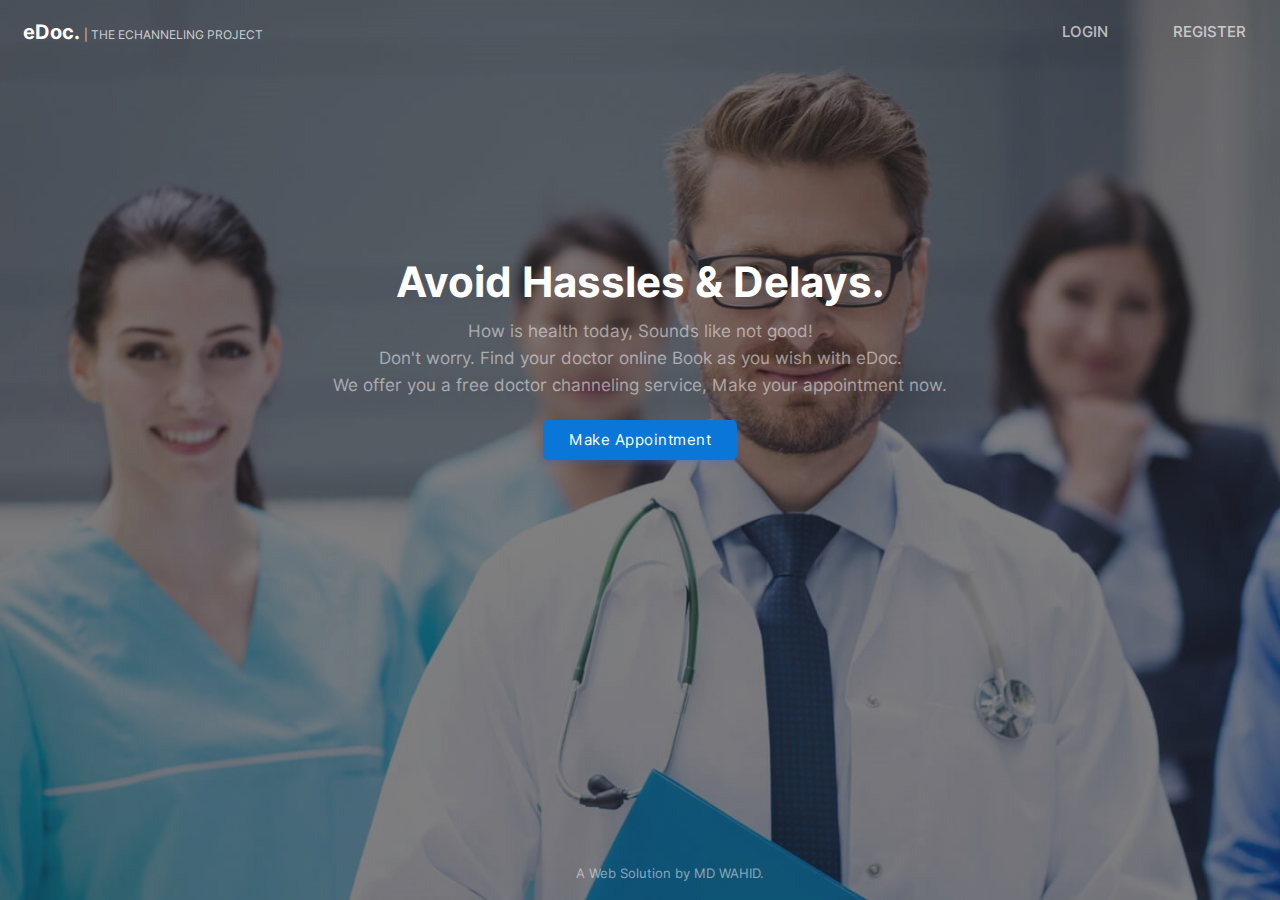
<file: index.html>
<!DOCTYPE html>
<html lang="en">
<head>
    <meta charset="UTF-8">
    <meta http-equiv="X-UA-Compatible" content="IE=edge">
    <meta name="viewport" content="width=device-width, initial-scale=1.0">
    <link rel="stylesheet" href="css/animations.css">  
    <link rel="stylesheet" href="css/main.css">  
    <link rel="stylesheet" href="css/index.css">
    <title>eDoc</title>
    <style>
        table{
            animation: transitionIn-Y-bottom 0.5s;
        }
    </style>
        
</head>
<body>
    
    <div class="full-height">
        <center>
        <table border="0">
            <tr>
                <td width="80%">
                    <font class="edoc-logo">eDoc. </font>
                    <font class="edoc-logo-sub">| THE ECHANNELING PROJECT</font>
                </td>
                <td width="10%">
                   <a href="login.php"  class="non-style-link"><p class="nav-item">LOGIN</p></a>
                </td>
                <td  width="10%">
                    <a href="signup.php" class="non-style-link"><p class="nav-item" style="padding-right: 10px;">REGISTER</p></a>
                </td>
            </tr>
            
            <tr>
                <td  colspan="3">
                    <p class="heading-text">Avoid Hassles & Delays.</p>

                </td>
            </tr>
            <tr>
                <td  colspan="3">
                    <p class="sub-text2">How is health today, Sounds like not good!<br>Don't worry. Find your doctor online Book as you wish with eDoc. <br>
                    We offer you a free doctor channeling service, Make your appointment now.</p>
                </td>
            </tr>
            <tr>
                
                <td colspan="3">
                    <center>
                    <a href="login.php" >
                        <input type="button" value="Make Appointment" class="login-btn btn-primary btn" style="padding-left: 25px;padding-right: 25px;padding-top: 10px;padding-bottom: 10px;">
                    </a>
                </center>
                </td>
                
            </tr>
            <tr>
                <td colspan="3">
                   
                </td>
            </tr>
        </table>
        <p class="sub-text2 footer-hashen">A Web Solution by MD WAHID.</p>
    </center>
    
    </div>
</body>
</html>
</file>
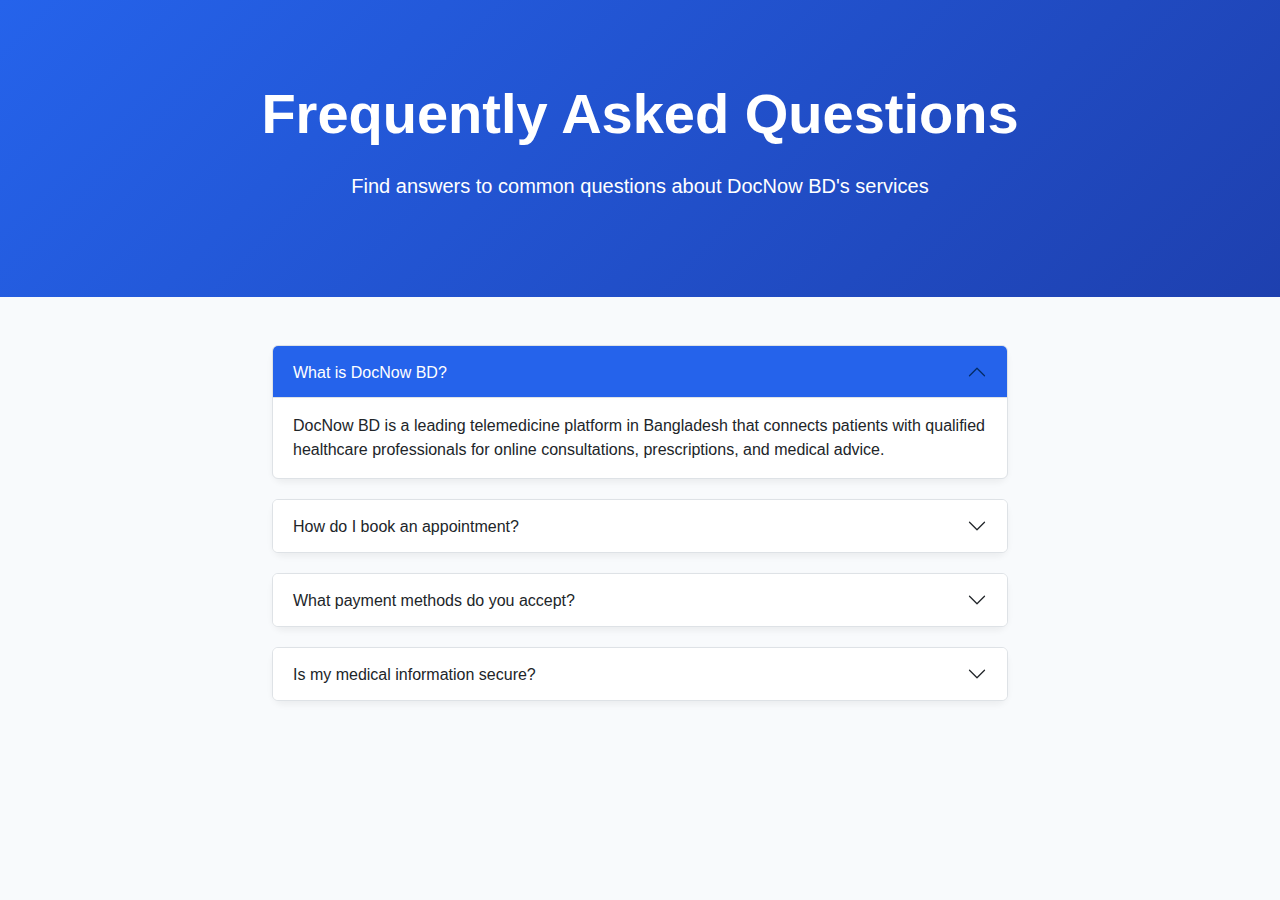
<file: faq.html>
<!DOCTYPE html>
<html lang="en">
<head>
    <meta charset="UTF-8">
    <meta name="viewport" content="width=device-width, initial-scale=1.0">
    <title>FAQ - DocNow BD</title>
    <link href="https://cdn.jsdelivr.net/npm/bootstrap@5.3.0/dist/css/bootstrap.min.css" rel="stylesheet">
    <style>
        :root {
            --primary-color: #2563eb;
            --secondary-color: #1e40af;
        }
        
        body {
            font-family: 'Inter', sans-serif;
            background-color: #f8fafc;
        }

        .hero-section {
            background: linear-gradient(135deg, var(--primary-color), var(--secondary-color));
            padding: 80px 0;
            color: white;
        }

        .faq-card {
            border: none;
            border-radius: 12px;
            box-shadow: 0 4px 6px rgba(0, 0, 0, 0.05);
            margin-bottom: 20px;
            transition: all 0.3s ease;
        }

        .faq-card:hover {
            transform: translateY(-2px);
            box-shadow: 0 6px 12px rgba(0, 0, 0, 0.1);
        }

        .accordion-button:not(.collapsed) {
            background-color: var(--primary-color);
            color: white;
        }

        .accordion-button:focus {
            box-shadow: none;
            border-color: var(--primary-color);
        }
    </style>
</head>
<body>
    <section class="hero-section text-center">
        <div class="container">
            <h1 class="display-4 fw-bold mb-4">Frequently Asked Questions</h1>
            <p class="lead">Find answers to common questions about DocNow BD's services</p>
        </div>
    </section>

    <div class="container py-5">
        <div class="row justify-content-center">
            <div class="col-lg-8">
                <div class="accordion" id="faqAccordion">
                    <div class="faq-card">
                        <div class="accordion-item">
                            <h2 class="accordion-header">
                                <button class="accordion-button" type="button" data-bs-toggle="collapse" data-bs-target="#faq1">
                                    What is DocNow BD?
                                </button>
                            </h2>
                            <div id="faq1" class="accordion-collapse collapse show" data-bs-parent="#faqAccordion">
                                <div class="accordion-body">
                                    DocNow BD is a leading telemedicine platform in Bangladesh that connects patients with qualified healthcare professionals for online consultations, prescriptions, and medical advice.
                                </div>
                            </div>
                        </div>
                    </div>

                    <div class="faq-card">
                        <div class="accordion-item">
                            <h2 class="accordion-header">
                                <button class="accordion-button collapsed" type="button" data-bs-toggle="collapse" data-bs-target="#faq2">
                                    How do I book an appointment?
                                </button>
                            </h2>
                            <div id="faq2" class="accordion-collapse collapse" data-bs-parent="#faqAccordion">
                                <div class="accordion-body">
                                    Booking an appointment is simple. Just create an account, choose your preferred doctor, select an available time slot, and complete the payment process.
                                </div>
                            </div>
                        </div>
                    </div>

                    <div class="faq-card">
                        <div class="accordion-item">
                            <h2 class="accordion-header">
                                <button class="accordion-button collapsed" type="button" data-bs-toggle="collapse" data-bs-target="#faq3">
                                    What payment methods do you accept?
                                </button>
                            </h2>
                            <div id="faq3" class="accordion-collapse collapse" data-bs-parent="#faqAccordion">
                                <div class="accordion-body">
                                    We accept various payment methods including credit/debit cards, mobile banking (bKash, Nagad), and bank transfers for your convenience.
                                </div>
                            </div>
                        </div>
                    </div>

                    <div class="faq-card">
                        <div class="accordion-item">
                            <h2 class="accordion-header">
                                <button class="accordion-button collapsed" type="button" data-bs-toggle="collapse" data-bs-target="#faq4">
                                    Is my medical information secure?
                                </button>
                            </h2>
                            <div id="faq4" class="accordion-collapse collapse" data-bs-parent="#faqAccordion">
                                <div class="accordion-body">
                                    Yes, we take your privacy seriously. All medical information is encrypted and stored securely following international healthcare data protection standards.
                                </div>
                            </div>
                        </div>
                    </div>
                </div>
            </div>
        </div>
    </div>

    <script src="https://cdn.jsdelivr.net/npm/bootstrap@5.3.0/dist/js/bootstrap.bundle.min.js"></script>
</body>
</html>
</file>
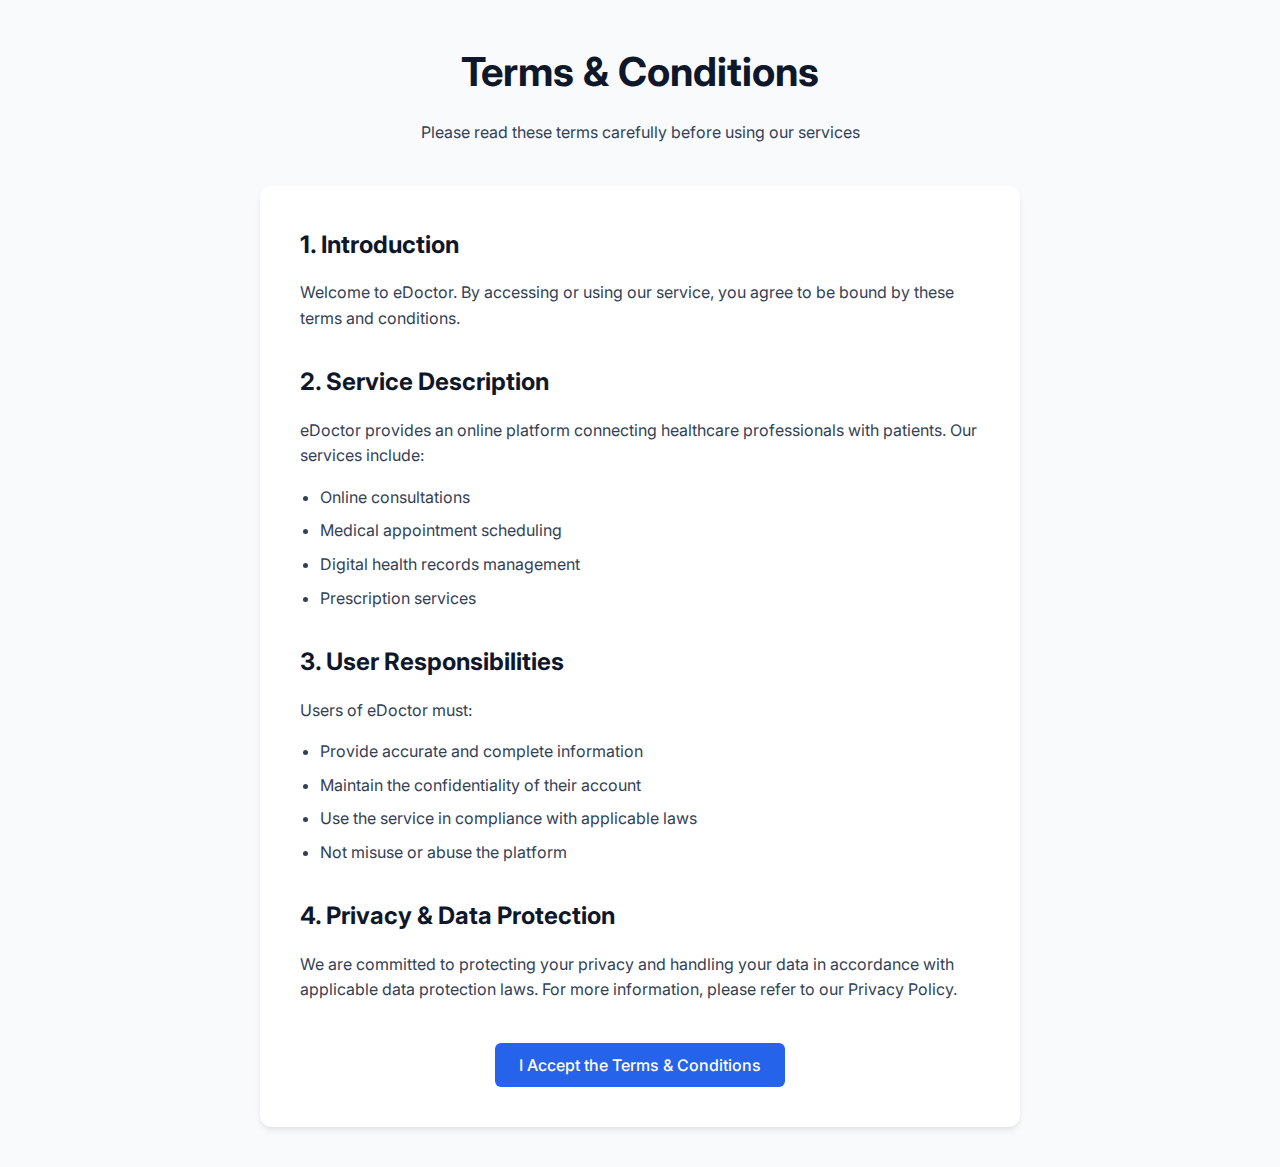
<file: terms.html>
<!DOCTYPE html>
<html lang="en">
<head>
    <meta charset="UTF-8">
    <meta name="viewport" content="width=device-width, initial-scale=1.0">
    <title>Terms & Conditions - eDoctor</title>
    <link href="https://fonts.googleapis.com/css2?family=Inter:wght@400;500;600&display=swap" rel="stylesheet">
    <style>
        * {
            margin: 0;
            padding: 0;
            box-sizing: border-box;
            font-family: 'Inter', sans-serif;
        }

        body {
            background-color: #f8fafc;
            color: #334155;
            line-height: 1.6;
        }

        .container {
            max-width: 800px;
            margin: 40px auto;
            padding: 0 20px;
        }

        .terms-header {
            text-align: center;
            margin-bottom: 40px;
        }

        .terms-header h1 {
            color: #0f172a;
            font-size: 2.5rem;
            margin-bottom: 16px;
        }

        .terms-content {
            background: white;
            padding: 40px;
            border-radius: 12px;
            box-shadow: 0 4px 6px -1px rgb(0 0 0 / 0.1);
        }

        .terms-section {
            margin-bottom: 32px;
        }

        .terms-section h2 {
            color: #0f172a;
            font-size: 1.5rem;
            margin-bottom: 16px;
        }

        .terms-section p {
            margin-bottom: 16px;
        }

        .terms-section ul {
            margin-left: 20px;
            margin-bottom: 16px;
        }

        .terms-section li {
            margin-bottom: 8px;
        }

        .accept-terms {
            text-align: center;
            margin-top: 40px;
        }

        .accept-button {
            background-color: #2563eb;
            color: white;
            padding: 12px 24px;
            border: none;
            border-radius: 6px;
            font-size: 1rem;
            font-weight: 500;
            cursor: pointer;
            transition: background-color 0.2s;
        }

        .accept-button:hover {
            background-color: #1d4ed8;
        }
    </style>
</head>
<body>
    <div class="container">
        <div class="terms-header">
            <h1>Terms & Conditions</h1>
            <p>Please read these terms carefully before using our services</p>
        </div>

        <div class="terms-content">
            <div class="terms-section">
                <h2>1. Introduction</h2>
                <p>Welcome to eDoctor. By accessing or using our service, you agree to be bound by these terms and conditions.</p>
            </div>

            <div class="terms-section">
                <h2>2. Service Description</h2>
                <p>eDoctor provides an online platform connecting healthcare professionals with patients. Our services include:</p>
                <ul>
                    <li>Online consultations</li>
                    <li>Medical appointment scheduling</li>
                    <li>Digital health records management</li>
                    <li>Prescription services</li>
                </ul>
            </div>

            <div class="terms-section">
                <h2>3. User Responsibilities</h2>
                <p>Users of eDoctor must:</p>
                <ul>
                    <li>Provide accurate and complete information</li>
                    <li>Maintain the confidentiality of their account</li>
                    <li>Use the service in compliance with applicable laws</li>
                    <li>Not misuse or abuse the platform</li>
                </ul>
            </div>

            <div class="terms-section">
                <h2>4. Privacy & Data Protection</h2>
                <p>We are committed to protecting your privacy and handling your data in accordance with applicable data protection laws. For more information, please refer to our Privacy Policy.</p>
            </div>

            <div class="accept-terms">
                <button class="accept-button">I Accept the Terms & Conditions</button>
            </div>
        </div>
    </div>
</body>
</html>
</file>
<file: css/animations.css>
/*These transition are from youtube*/

@keyframes transitionIn-X{
    from {
            opacity: 0;
            transform: translateX(-10px);

    }

    to {
            opacity: 1;
            transform: translateX(0);
    }
}
    


@keyframes transitionIn-Y-over{
    from {
            opacity: 0;
            transform: translateY(-10px);

    }

    to {
            opacity: 1;
            transform: translateY(0);
    }
}
    
@keyframes transitionIn-Y-bottom{
    from {
            opacity: 0;
            transform: translateY(30px);

    }

    to {
            opacity: 1;
            transform: translateY(0);
    }
}
    

/* Transition end */
</file>
<file: css/main.css>
@import url('font-inter.css');
:root {
  --primarycolor: #0A76D8;
  --primarycolorhover: #006dd3;
  --btnice:#D8EBFA;
  --btnnicetext:#1b62b3;
}

body{
    margin: 0;
    padding: 0;
    border-spacing: 0;
    font-family: 'Inter', sans-serif;
    
}

*, ::after, ::before{
    box-sizing: border-box;
}


/*------custom-scroll-bar - from w3schools.com------------------*/
/* width */
::-webkit-scrollbar {
    width: 5px;
  }
  
  /* Track */
  ::-webkit-scrollbar-track {
    background: #f1f1f1; 
  }
   
  /* Handle */
  ::-webkit-scrollbar-thumb {
    background: #888; 
    border-radius: 12px;
  }
  
  /* Handle on hover */
  ::-webkit-scrollbar-thumb:hover {
    background: #555; 
  }





.input-text{
    border-radius: 4px;
    border: 0.5px solid rgb(226, 226, 226);
    padding: 10px;
    width: 92%;
    transition: 0.2s;
    outline: none;
}

.input-text{
    border: 1px solid #e9ecef;
    font-size: 14px;
    line-height: 26px;
    background-color: #fff;
    display: block;
    width: 100%;
    padding: .375rem .75rem;
    font-weight: 300;
    line-height: 1.5;
    color: #212529;
    background-color: #fff;
    background-clip: padding-box;
    -webkit-appearance: none;
    -moz-appearance: none;
    appearance: none;
    border-radius: .25rem;
    transition: border-color .15s ease-in-out,box-shadow .15s ease-in-out;
}

.input-text:hover{
    background-color: rgb(250, 250, 250);
    transition: 0.2s;
    outline: none;
}

.input-text:focus{
    border: 1px solid rgb(10,118,216);
    transition: 0.2s;
}

.input-text::placeholder{
    font-family: 'Inter', sans-serif;
}



/* -----------Buttons---------------*/
.btn{
    cursor: pointer;
    padding: 8px 20px;
    outline: none;
    text-decoration: none;
    font-size: 15px;
    letter-spacing: 0.5px;
    transition: all 0.3s;
    border-radius: 5px;
    font-family: 'Inter', sans-serif;
}


.btn:hover{
    background-color: var(--primarycolorhover);
    box-shadow: none;
    transition: all 0.5s;
    font-family: 'Inter', sans-serif;

}


.btn-primary{
    background-color: var(--primarycolor) ;
    border: 1px solid var(--primarycolor) ;
    color: #fff ;
    box-shadow: 0 3px 5px 0 rgba(57,108,240,0.3);
}

.btn-primary-soft{
    background-color: #D8EBFA ;
    /*border: 1px solid rgba(57,108,240,0.1) ;*/    color: #1969AA;
    font-weight: 500;
    font-size: 16px;
    border: none;
    /*box-shadow: 0 3px 5px 0 rgba(57,108,240,0.3)*/
}


.btn-primary-soft:hover{
    background-color: var(--primarycolor) ;
    /*border: 1px solid rgba(57,108,240,0.1) ;*/
    color: #fff ;
    box-shadow: 0 3px 5px 0 rgba(57,108,240,0.3);
}


.btn-in-text{
    font-size: 15px;
    letter-spacing: 0.5px;
}

.non-style-link:link, .non-style-link:visited, .non-style-link:hover, .non-style-link:active{
    text-decoration: none;
    color: rgb(43, 43, 43);
}




.btn-label{
    margin-left: 10px;
    padding: 12px 12px;
    outline: none;
    text-decoration: none;
    font-size: 15px;
    letter-spacing: 0.5px;
    transition: all 0.3s;
    border-radius: 5px;
    background-color: #f0f0f073;
    border: 1px solid rgba(57,108,240,0.1) ;
    font-family: 'Inter', sans-serif;
}


.sub-table{
    border: 1px solid #ebebeb;
    border-radius: 8px;
    
}

.filter-container{
  width: 92.5%;
  border: 1px solid #ebebeb;
  border-radius: 8px;
  margin-bottom: 20px;
  border-spacing: 0;
  padding: 0;
}

.filter-container-items{
  margin-top: 7.5px;
  margin-left: 20px;


}
.table-headin{
    font-size: 16px;
    font-weight: 500;
    padding: 10px;
    border-bottom: 3px solid var(--primarycolor);
}

.abc{
  width: 100%;
  height: 550px;
  overflow: auto;
}





        
.overlay {
    position: fixed;
    top: 0;
    bottom: 0;
    left: 0;
    right: 0;
    background: rgba(0, 0, 0, 0.7);
    transition: opacity 500ms;
    opacity: 1;
  }
  .overlay:target {
    visibility: visible;
    opacity: 1;
    
  }
  
  .popup {
    margin: 70px auto;
    padding: 20px;
    background: #fff;
    border-radius: 5px;
    width: 50%;
    position: relative;
    transition: all 5s ease-in-out;
  }
  
  .popup h2 {
    margin-top: 0;
    color: #333;
  }
  .popup .close {
    position: absolute;
    top: 20px;
    right: 30px;
    transition: all 200ms;
    font-size: 30px;
    font-weight: bold;
    text-decoration: none;
    color: #333;
  }
  .popup .close:hover {
    color: var(--primarycolorhover);
  }
  .popup .content {
    max-height: 30%;
    overflow: auto;
  }
  
  @media screen and (max-width: 700px){
    .box{
      width: 70%;
    }
    .popup{
      width: 70%;
    }
  }


input[type=search] {
    background-image: url('../img/search.svg');
    background-position: 10px 50%;
    background-repeat: no-repeat;
    transition: 0.5s;
    padding: 8px 20px 8px 40px;
}

input[type=search]:focus {
    transition: 0.5s;
}

.box {
  width: 120px;
  height: 30px;
  border: 1px solid #e9ecef;
  font-size: 14px;
  color: #212529;
  background-color: #fff;
  line-height: 26px;
  font-weight: 300;
  border-radius: .25rem;
  padding: .375rem .75rem;
  line-height: 1.5;
  width: 100%;
  background-clip: padding-box;
  transition: border-color .15s ease-in-out,box-shadow .15s ease-in-out;
}



.btn-primary-gray{
  background-color: #fff;
  border: 2px solid #c9cbce9f;
  color: #212529d0;
  box-shadow: 0 3px 5px 0 rgba(95, 95, 97, 0.3);
}



.btn-primary-gray:hover{
  background-color: #5185ffa9;
  box-shadow: 0 3px 5px 0 rgba(95, 95, 97, 0.3);
}



.button-icon{
  
  background-position: 10px 50%;
  background-repeat: no-repeat;
  transition: 0.5s;
  padding: 8px 20px 8px 40px;
}



.menu-btn{
  padding:6px;
  color: #3b3b3b;
  background-position: 30% 50%;
  background-repeat: no-repeat;
  transition: 0.5s;
  
}

.menu-text{
  padding-left: 40%;
  font-weight: 500;
  font-size: 16px;
  
}


.menu-active{
  color: var(--primarycolor);
  border-right: 7px solid var(--primarycolor);
  background-color: var();
}

.menu-btn:hover{
  background-color: var(--btnice);
  color: var(--primarycolor);
}

.non-style-link-menu:link, .non-style-link-menu:visited,  .non-style-link-menu:active{
  text-decoration: none;
  color: #3b3b3b;
}
.non-style-link-menu:hover{
  text-decoration: none;
  color: var(--primarycolor);
}

.non-style-link-menu-active:link, .non-style-link-menu-active:visited,  .non-style-link-menu-active:active{
  text-decoration: none;
  color: var(--primarycolor);
}



.menu-icon-dashbord{
  background-image: url('../img/icons/dashboard.svg');
}


.menu-icon-doctor{
  background-image: url('../img/icons/doctors.svg');
}
.menu-icon-schedule{
  background-image: url('../img/icons/schedule.svg');
}
.menu-icon-appoinment{
  background-image: url('../img/icons/book.svg');
}
.menu-icon-patient{
  background-image: url('../img/icons/patients.svg');
}
.menu-icon-settings{
  background-image: url('../img/icons/settings.svg');
}

.menu-icon-session{
  background-image: url('../img/icons/session.svg');
}
.menu-icon-home{
  background-image: url('../img/icons/home.svg');
}



.menu-icon-dashbord:hover,.menu-icon-dashbord-active{
  color: var(--primarycolor);

  background-image: url('../img/icons/dashboard-hover.svg');
}


.menu-icon-doctor:hover,.menu-icon-doctor-active{
  color: var(--primarycolor);
  background-image: url('../img/icons/doctors-hover.svg');
}
.menu-icon-schedule:hover,.menu-icon-schedule-active{
  color: var(--primarycolor);
  
  background-image: url('../img/icons/schedule-hover.svg');
}
.menu-icon-appoinment:hover,.menu-icon-appoinment-active{
  color: var(--primarycolor);
  
  background-image: url('../img/icons/book-hover.svg');
}
.menu-icon-patient:hover,.menu-icon-patient-active{
  color: var(--primarycolor);
  
  background-image: url('../img/icons/patients-hover.svg');
}

.menu-icon-settings:hover,.menu-icon-settings-active{
  color: var(--primarycolor);
  
  background-image: url('../img/icons/settings-iceblue.svg');
}

.menu-icon-session:hover,.menu-icon-session-active{
  color: var(--primarycolor);
  
  background-image: url('../img/icons/session-iceblue.svg');
}
.menu-icon-home:hover,.menu-icon-home-active{
  color: var(--primarycolor);
  
  background-image: url('../img/icons/home-iceblue.svg');
}





.btn-icon-back{
  background-image: url('../img/icons/back-iceblue.svg');
  background-position: 18px 50%;
  background-repeat: no-repeat;
  transition: 0.5s;
  padding: 8px 20px 8px 40px;
}

.btn-icon-back:hover{
  background-image: url('../img/icons/back-white.svg');
}


.btn-edit{
  background-image: url('../img/icons/edit-iceblue.svg');
}
.btn-edit:hover{
  background-image: url('../img/icons/edit-white.svg');
}

.btn-view{
  background-image: url('../img/icons/view-iceblue.svg');
}
.btn-view:hover{
  background-image: url('../img/icons/view-white.svg');
}

.btn-delete{
  background-image: url('../img/icons/delete-iceblue.svg');
}
.btn-delete:hover{
  background-image: url('../img/icons/delete-white.svg');
}

.btn-filter{
  background-image: url('../img/icons/filter-iceblue.svg');
  background-position: 15px 50%;
}
.btn-filter:hover{
  background-image: url('../img/icons/filter-white.svg');
}




.dashboard-items{
  
  border: 2px solid #c9cbce9f;
  border-radius: 7px;
  color: var(--primarycolor);
  /*background-color: #d8ebfa25 ;*/
  /*box-shadow: 0 3px 5px 0 rgba(95, 95, 97, 0.3);*/
}


.h1-dashboard{
  margin: 0;
  padding: 0;
  font-size: 25px;
  font-weight: 600;
  line-height: 0;
  padding-top: 20px;
}

.h3-dashboard{
  margin: 0;
  padding: 0;
  font-size: 20px;
  font-weight: 500;
  color: #212529e3;
}

.dashboard-icons{
  background-color: rgba(184, 184, 184, 0.247);
  padding-top: 30px;
  padding-bottom: 30px;
  border-radius: 7px;
  margin-left: 40px;
  margin-right: 0px;
  
}
.dashboard-icons-setting{
  background-color: rgba(184, 184, 184, 0.247);
  padding-top: 30px;
  padding-bottom: 30px;
  border-radius: 7px;
  margin-left: 5px;
  margin-right: 20px;
  
}

.setting-tabs:hover{
  background-color: #d6d6d657;
}


.doctor-header{
  background-image: url(../img/b8.jpg);
  color: rgba(0, 0, 0, 0.87);
  background-size: 100%;
  background-repeat: no-repeat;
  padding: 20px;
  padding-left: 35px;
}

.patient-header{
  background-image: url(../img/b3.jpg);
}

.search-items{
  padding:20px;
  margin:10px;
  width:95%;
  display: flex;
  padding-left:0;
  padding-left: 30px;
  box-sizing: border-box;
  line-height: 1.5;
  box-shadow: 0 3px 5px 0 rgba(95, 95, 97, 0.068);
}


.h1-search{
  margin: 0;
  padding: 0;
  font-size: 23px;
  font-weight: 600;
  padding-top: 20px;
  padding-bottom: 10px;
}

.h3-search{
  margin: 0;
  padding: 0;
  font-size: 15px;
  font-weight: 500;
  color: #212529e3;
  
}

.h4-search{
  margin: 0;
  padding: 0;
  font-size: 13px;
  font-weight: 400;
  color: #212529e3;
}

.btn-book{
  background-image: url('../img/icons/book-balck.svg');
  background-position: 68% 50%;
  background-repeat: no-repeat;
  transition: 0.5s;
}
</file>
<file: css/index.css>
body {
  background-image: url(../img/bg01.jpg);
  background-repeat: no-repeat;
  background-attachment: fixed;
  background-size: cover;
  height: 100%;
}

html,
body {
  height: 100%;
  margin: 0;
}

.full-height {
  background: rgba(26, 26, 26, 0.548);
  background-attachment: fixed;
  max-height: 100vh;
  height: 100vh;
}
table {
  width: 100%;
  padding-top: 5px;
}
.heading-text {
  color: white;
  font-size: 42px;
  font-weight: 700;
  line-height: 63px;
  margin-top: 15%;
  text-align: center;
  margin-bottom: 0;
}

.sub-text2 {
  color: rgba(255, 255, 255, 0.5);
  font-size: 17px;
  line-height: 27px;
  font-weight: 400;
  text-align: center;
  margin-top: 0;
}

.register-btn {
  background-color: rgba(240, 248, 255, 0.589);
  color: #345cc4;
}

.edoc-logo {
  color: white;
  font-weight: bolder;
  font-size: 20px;
  padding-left: 20px;
  animation: transitionIn-Y-over 0.5s;
}

.edoc-logo-sub {
  color: rgba(255, 255, 255, 0.733);
  font-size: 12px;
}

.nav-item {
  color: rgba(255, 255, 255, 0.671);
  text-align: center;
  font-size: 15px;
  font-weight: 500;
  animation: transitionIn-Y-over 0.5s;
}

.nav-item:hover {
  color: #f0f0f0;
}

.footer-hashen {
  position: absolute;
  bottom: 0;
  left: 45%;
  font-size: 13px;
  animation: transitionIn-Y-over 0.5s;
}
</file>
